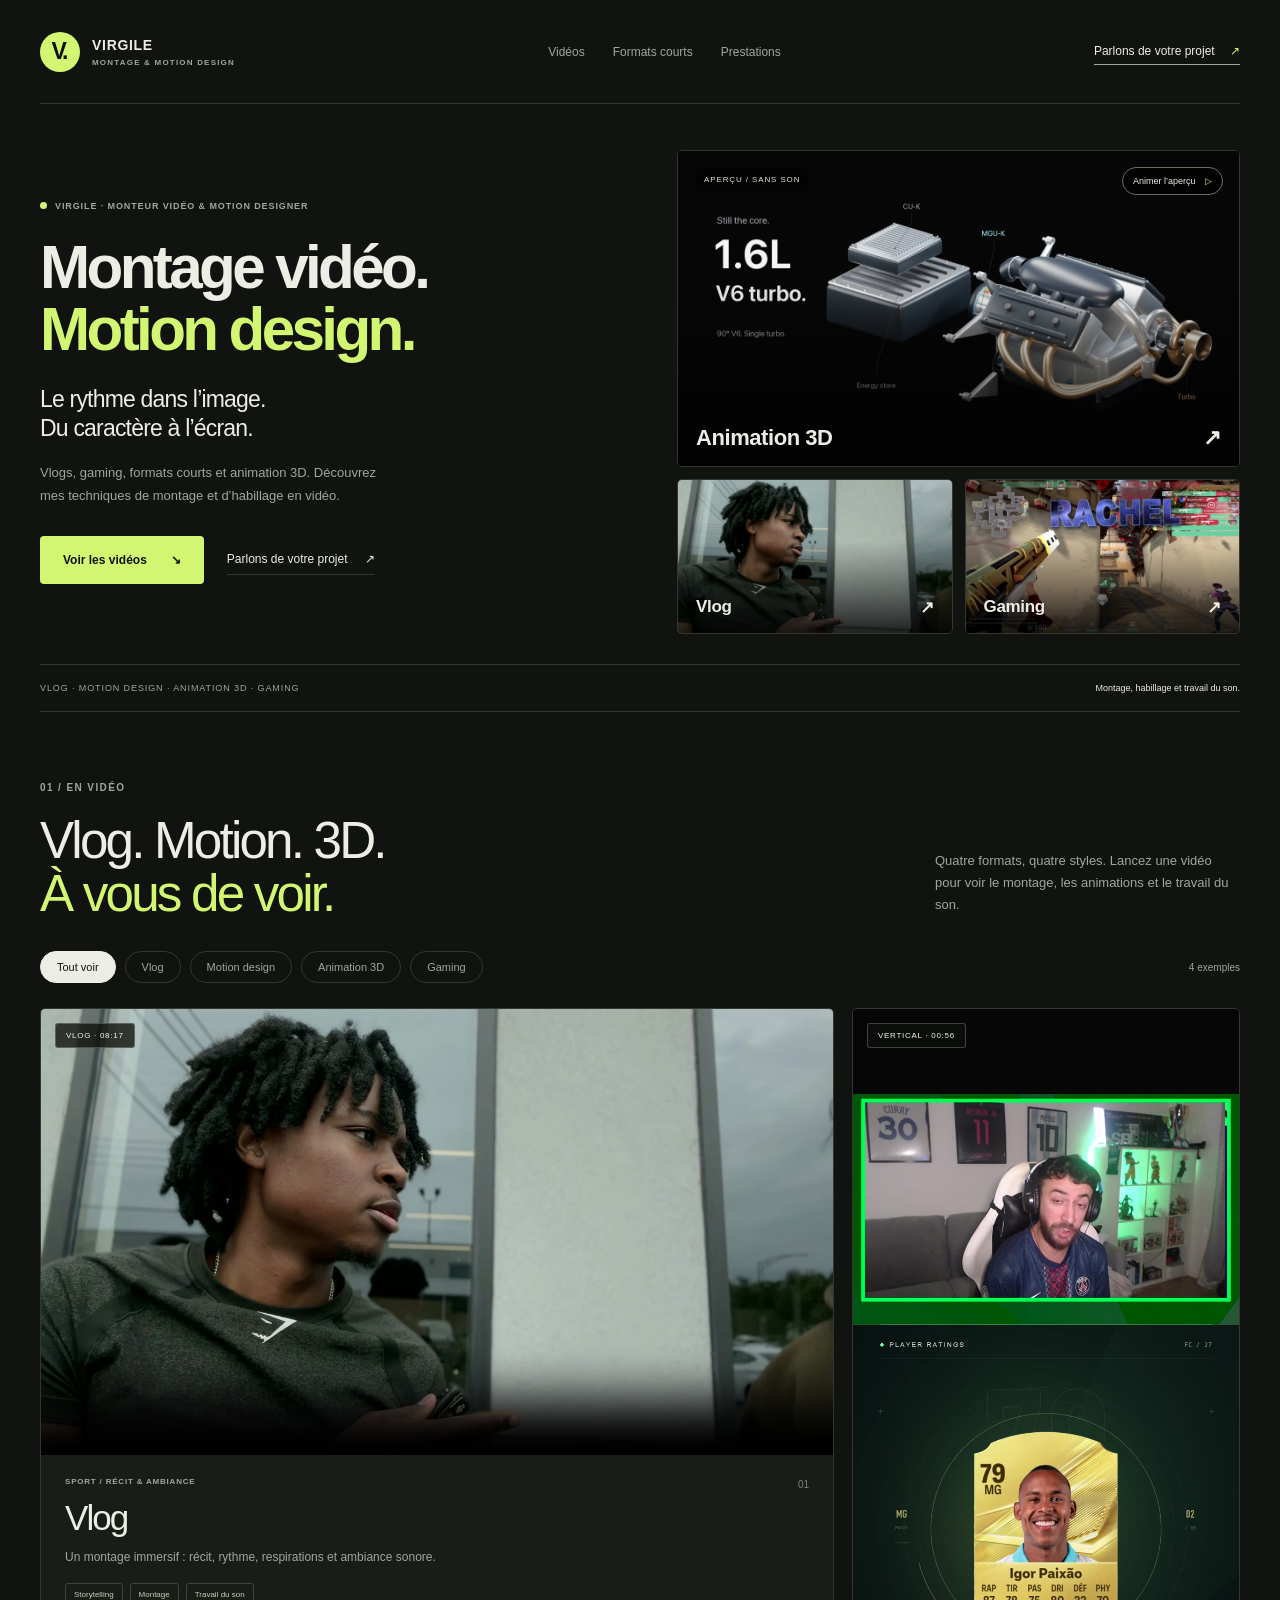
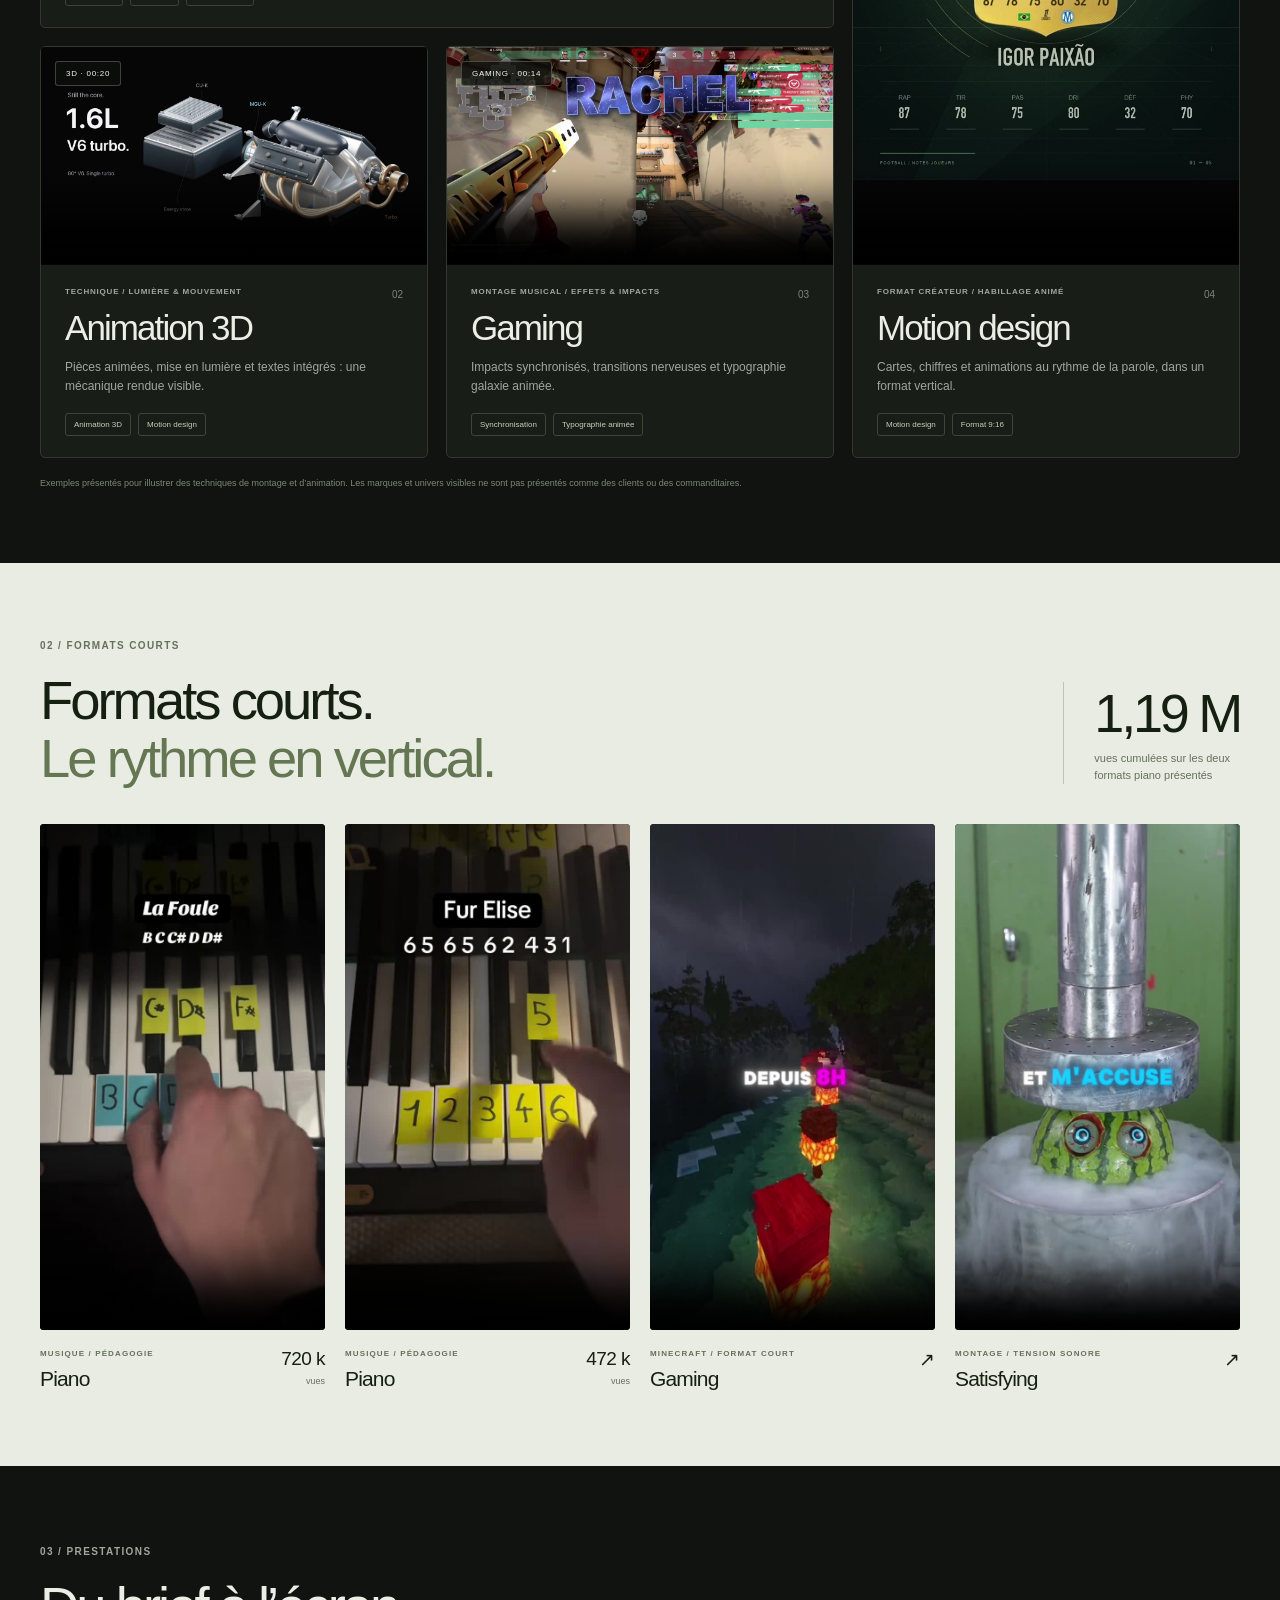
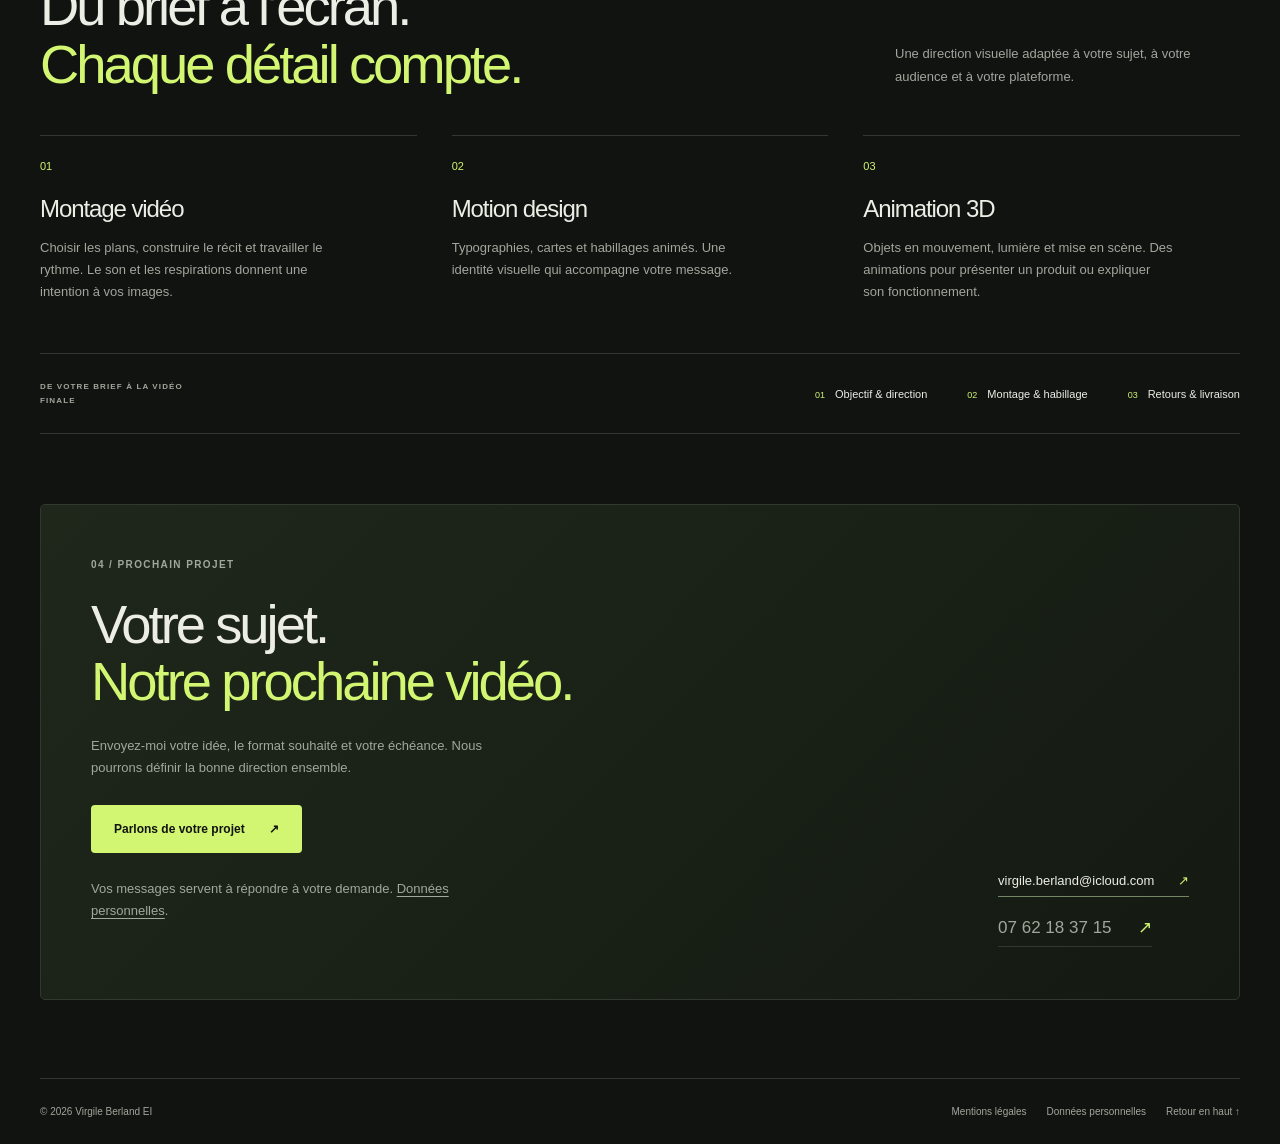
<file: index.html>
<!doctype html>
<html lang="fr">
<head>
  <meta charset="utf-8">
  <meta name="viewport" content="width=device-width, initial-scale=1">
  <meta name="theme-color" content="#101310">
  <meta name="description" content="Virgile — montage vidéo, motion design et animation 3D. Découvrez en vidéo le travail du rythme, du son, de la typographie et de la 3D, puis parlons de votre idée.">
  <title>Virgile — Montage vidéo & motion design</title>
  <link rel="icon" href="favicon.svg" type="image/svg+xml">
  <link rel="stylesheet" href="portfolio.css?v=20260930-categories-v3">
  <link rel="stylesheet" href="legal.css?v=20260930-categories-v3">
  <script src="portfolio.js?v=20260930-categories-v3" defer></script>
</head>
<body>
  <a class="skip-link" href="#work">Aller aux exemples</a>
  <header class="topbar wrap">
    <a class="brand" href="#top" aria-label="Virgile, accueil"><span class="brand-mark">V.</span><span>VIRGILE<span class="brand-sub">MONTAGE & MOTION DESIGN</span></span></a>
    <nav aria-label="Navigation principale"><a href="#work">Vidéos</a><a href="#results">Formats courts</a><a href="#services">Prestations</a></nav>
    <a class="top-cta" href="#contact">Parlons de votre projet <span aria-hidden="true">↗</span></a>
  </header>
  <main id="top">
    <section class="hero wrap" aria-labelledby="hero-title">
      <div class="hero-copy"><p class="kicker"><span class="status-dot" aria-hidden="true"></span>Virgile · Monteur vidéo & motion designer</p>
        <h1 id="hero-title">Montage vidéo.<br><em>Motion design.</em></h1>
        <p class="hero-statement">Le rythme dans l’image.<br>Du caractère à l’écran.</p>
        <p class="lede">Vlogs, gaming, formats courts et animation 3D. Découvrez mes techniques de montage et d’habillage en vidéo.</p>
        <div class="hero-actions"><a class="button button-accent" href="#work">Voir les vidéos <span aria-hidden="true">↘</span></a><a class="text-link" href="#contact">Parlons de votre projet <span aria-hidden="true">↗</span></a></div>
      </div>
      <div class="hero-mosaic" aria-label="Aperçus vidéo">
        <a class="preview-panel preview-main" href="#f1" aria-label="Voir la vidéo Animation 3D"><img class="preview-fallback" src="portfolio-assets/f1.jpg" alt="" width="1280" height="720"><video id="hero-preview" muted loop playsinline preload="none" poster="portfolio-assets/f1.jpg" data-preview="portfolio-media/f1.mp4" aria-hidden="true"></video><div class="preview-label"><span>Animation 3D</span><span aria-hidden="true">↗</span></div><span class="preview-caption">APERÇU / SANS SON</span></a>
        <button id="preview-toggle" class="preview-toggle" type="button" hidden aria-label="Animer l’aperçu 3D" aria-pressed="false">Animer l’aperçu <span aria-hidden="true">▷</span></button>
        <a class="preview-panel preview-secondary" href="#atlantis" aria-label="Voir la vidéo Vlog"><img src="portfolio-assets/atlantis.jpg" alt="Exemple de vlog sportif" width="1280" height="720"><div class="preview-label"><span>Vlog</span><span aria-hidden="true">↗</span></div></a>
        <a class="preview-panel preview-secondary" href="#rachel" aria-label="Voir la vidéo Gaming"><img src="portfolio-assets/rachel.jpg" alt="Typographie animée dans un montage gaming" width="1280" height="720"><div class="preview-label"><span>Gaming</span><span aria-hidden="true">↗</span></div></a>
      </div>
      <div class="hero-strip"><span>VLOG · MOTION DESIGN · ANIMATION 3D · GAMING</span><span>Montage, habillage et travail du son.</span></div>
    </section>



    <section id="work" class="work wrap" aria-labelledby="work-title">
      <div class="section-head"><div><p class="kicker">01 / En vidéo</p><h2 id="work-title">Vlog. Motion. 3D.<br><em>À vous de voir.</em></h2></div><p class="section-intro">Quatre formats, quatre styles. Lancez une vidéo pour voir le montage, les animations et le travail du son.</p></div>
      <div class="filter-row"><div class="filters" role="group" aria-label="Filtrer les exemples"><button type="button" data-filter="all" aria-pressed="true">Tout voir</button><button type="button" data-filter="vlog" aria-pressed="false">Vlog</button><button type="button" data-filter="motion" aria-pressed="false">Motion design</button><button type="button" data-filter="3d" aria-pressed="false">Animation 3D</button><button type="button" data-filter="gaming" aria-pressed="false">Gaming</button></div><span id="project-count" class="project-count" aria-live="polite">4 exemples</span></div>
      <div class="project-grid" id="project-grid">
        <article class="project-card atlantis" id="atlantis" data-category="vlog">
          <div class="media landscape"><video controls playsinline preload="none" poster="portfolio-assets/atlantis.jpg" aria-label="Atlantis, film sportif, 8 minutes 17"><source src="portfolio-media/atlantis.mp4" type="video/mp4"></video><span class="sr-only">Exemple sport · montage narratif</span><span class="format-pill">VLOG · 08:17</span></div>
          <div class="card-body"><div class="card-heading"><div><p class="eyebrow">Sport / récit & ambiance</p><h3>Vlog</h3></div><span class="project-number">01</span></div><p>Un montage immersif : récit, rythme, respirations et ambiance sonore.</p><ul class="tags" aria-label="Compétences Atlantis"><li>Storytelling</li><li>Montage</li><li>Travail du son</li></ul></div>
        </article>
        <article class="project-card f1" id="f1" data-category="3d">
          <div class="media landscape"><video controls playsinline preload="none" poster="portfolio-assets/f1.jpg" aria-label="F1 2026 Power Unit, animation 3D, 20 secondes"><source src="portfolio-media/f1.mp4" type="video/mp4"></video><span class="sr-only">Exemple technique · animation 3D</span><span class="format-pill">3D · 00:20</span></div>
          <div class="card-body"><div class="card-heading"><div><p class="eyebrow">Technique / lumière & mouvement</p><h3>Animation 3D</h3></div><span class="project-number">02</span></div><p>Pièces animées, mise en lumière et textes intégrés : une mécanique rendue visible.</p><ul class="tags" aria-label="Compétences F1"><li>Animation 3D</li><li>Motion design</li></ul></div>
        </article>
        <article class="project-card rachel" id="rachel" data-category="gaming">
          <div class="media landscape"><video controls playsinline preload="none" poster="portfolio-assets/rachel.jpg" aria-label="Rachel, montage Valorant, 14 secondes"><source src="portfolio-media/rachel.mp4" type="video/mp4"></video><span class="sr-only">Exemple gaming · montage musical</span><span class="format-pill">GAMING · 00:14</span></div>
          <div class="card-body"><div class="card-heading"><div><p class="eyebrow">Montage musical / effets & impacts</p><h3>Gaming</h3></div><span class="project-number">03</span></div><p>Impacts synchronisés, transitions nerveuses et typographie galaxie animée.</p><ul class="tags" aria-label="Compétences Rachel"><li>Synchronisation</li><li>Typographie animée</li></ul></div>
        </article>
        <article class="project-card eafc" id="ea-fc" data-category="motion">
          <div class="media portrait"><video controls playsinline preload="none" poster="portfolio-assets/ea-fc.jpg" aria-label="EA FC, notes de joueurs, motion design vertical, 56 secondes"><source src="portfolio-media/ea-fc.mp4" type="video/mp4"></video><span class="sr-only">Exemple créateur · habillage animé</span><span class="format-pill">VERTICAL · 00:56</span></div>
          <div class="card-body"><div class="card-heading"><div><p class="eyebrow">Format créateur / habillage animé</p><h3>Motion design</h3></div><span class="project-number">04</span></div><p>Cartes, chiffres et animations au rythme de la parole, dans un format vertical.</p><ul class="tags" aria-label="Compétences EA FC"><li>Motion design</li><li>Format 9:16</li></ul></div>
        </article>
      </div>
      <p class="selection-note">Exemples présentés pour illustrer des techniques de montage et d’animation. Les marques et univers visibles ne sont pas présentés comme des clients ou des commanditaires.</p>
    </section>

    <section id="results" class="social-section" aria-labelledby="social-title"><div class="wrap">
      <div class="section-head"><div><p class="kicker">02 / Formats courts</p><h2 id="social-title">Formats courts.<br><em>Le rythme en vertical.</em></h2></div><div class="social-proof"><strong>1,19 M</strong><span>vues cumulées sur les deux<br>formats piano présentés</span></div></div>
      <div class="short-grid">
        <article class="short-card"><div class="media social"><video controls playsinline preload="none" poster="portfolio-assets/videofastpiano-720kvues.jpg" aria-label="La Foule, format piano vertical"><source src="portfolio-media/piano-720k.mp4" type="video/mp4"></video></div><div class="short-body"><div><p class="eyebrow">Musique / pédagogie</p><h3>Piano</h3></div><div class="metric"><strong>720 k</strong><span>vues</span></div></div></article>
        <article class="short-card"><div class="media social"><video controls playsinline preload="none" poster="portfolio-assets/videofastpiano472Kvues.jpg" aria-label="Für Elise, format piano vertical"><source src="portfolio-media/piano-472k.mp4" type="video/mp4"></video></div><div class="short-body"><div><p class="eyebrow">Musique / pédagogie</p><h3>Piano</h3></div><div class="metric"><strong>472 k</strong><span>vues</span></div></div></article>
        <article class="short-card"><div class="media social"><video controls playsinline preload="none" poster="portfolio-assets/copy_32283E23-7819-486B-B900-E0DF6371C1A0.jpg" aria-label="Depuis 3 heures, montage Minecraft vertical"><source src="portfolio-media/minecraft-court.mp4" type="video/mp4"></video></div><div class="short-body"><div><p class="eyebrow">Minecraft / format court</p><h3>Gaming</h3></div><span class="small-arrow" aria-hidden="true">↗</span></div></article>
        <article class="short-card"><div class="media social"><video controls playsinline preload="none" poster="portfolio-assets/copy_F82AB2B9-09EC-4B69-8307-DCF2235697E1.jpg" aria-label="Impact et tension, montage satisfying vertical"><source src="portfolio-media/satisfaction-court.mp4" type="video/mp4"></video></div><div class="short-body"><div><p class="eyebrow">Montage / tension sonore</p><h3>Satisfying</h3></div><span class="small-arrow" aria-hidden="true">↗</span></div></article>
      </div>
    </div></section>



    <section id="services" class="services-section wrap" aria-labelledby="services-title"><div class="section-head"><div><p class="kicker">03 / Prestations</p><h2 id="services-title">Du brief à l’écran.<br><em>Chaque détail compte.</em></h2></div><p class="section-intro">Une direction visuelle adaptée à votre sujet, à votre audience et à votre plateforme.</p></div>
      <div class="services"><article><span class="service-number">01</span><h3>Montage vidéo</h3><p>Choisir les plans, construire le récit et travailler le rythme. Le son et les respirations donnent une intention à vos images.</p></article><article><span class="service-number">02</span><h3>Motion design</h3><p>Typographies, cartes et habillages animés. Une identité visuelle qui accompagne votre message.</p></article><article><span class="service-number">03</span><h3>Animation 3D</h3><p>Objets en mouvement, lumière et mise en scène. Des animations pour présenter un produit ou expliquer son fonctionnement.</p></article></div>
      <div class="process"><p class="eyebrow">De votre brief à la vidéo finale</p><ol><li><span>01</span>Objectif & direction</li><li><span>02</span>Montage & habillage</li><li><span>03</span>Retours & livraison</li></ol></div>
    </section>

    <section id="contact" class="contact wrap" aria-labelledby="contact-title"><div><p class="kicker">04 / Prochain projet</p><h2 id="contact-title">Votre sujet.<br><em>Notre prochaine vidéo.</em></h2><p>Envoyez-moi votre idée, le format souhaité et votre échéance. Nous pourrons définir la bonne direction ensemble.</p><a class="button button-accent" href="mailto:virgile.berland@icloud.com?subject=Projet%20vid%C3%A9o%20%E2%80%94%20Portfolio">Parlons de votre projet <span aria-hidden="true">↗</span></a><p class="contact-privacy">Vos messages servent à répondre à votre demande. <a href="confidentialite.html">Données personnelles</a>.</p></div><div class="contact-details"><a class="contact-email" href="mailto:virgile.berland@icloud.com">virgile.berland@icloud.com <span aria-hidden="true">↗</span></a><a class="contact-phone" href="tel:+33762183715">07 62 18 37 15 <span aria-hidden="true">↗</span></a></div></section>
  </main>
  <footer class="footer wrap"><span>© 2026 Virgile Berland EI</span><nav aria-label="Informations légales"><a href="mentions-legales.html">Mentions légales</a><a href="confidentialite.html">Données personnelles</a><a href="#top">Retour en haut ↑</a></nav></footer>
</body>
</html>
</file>
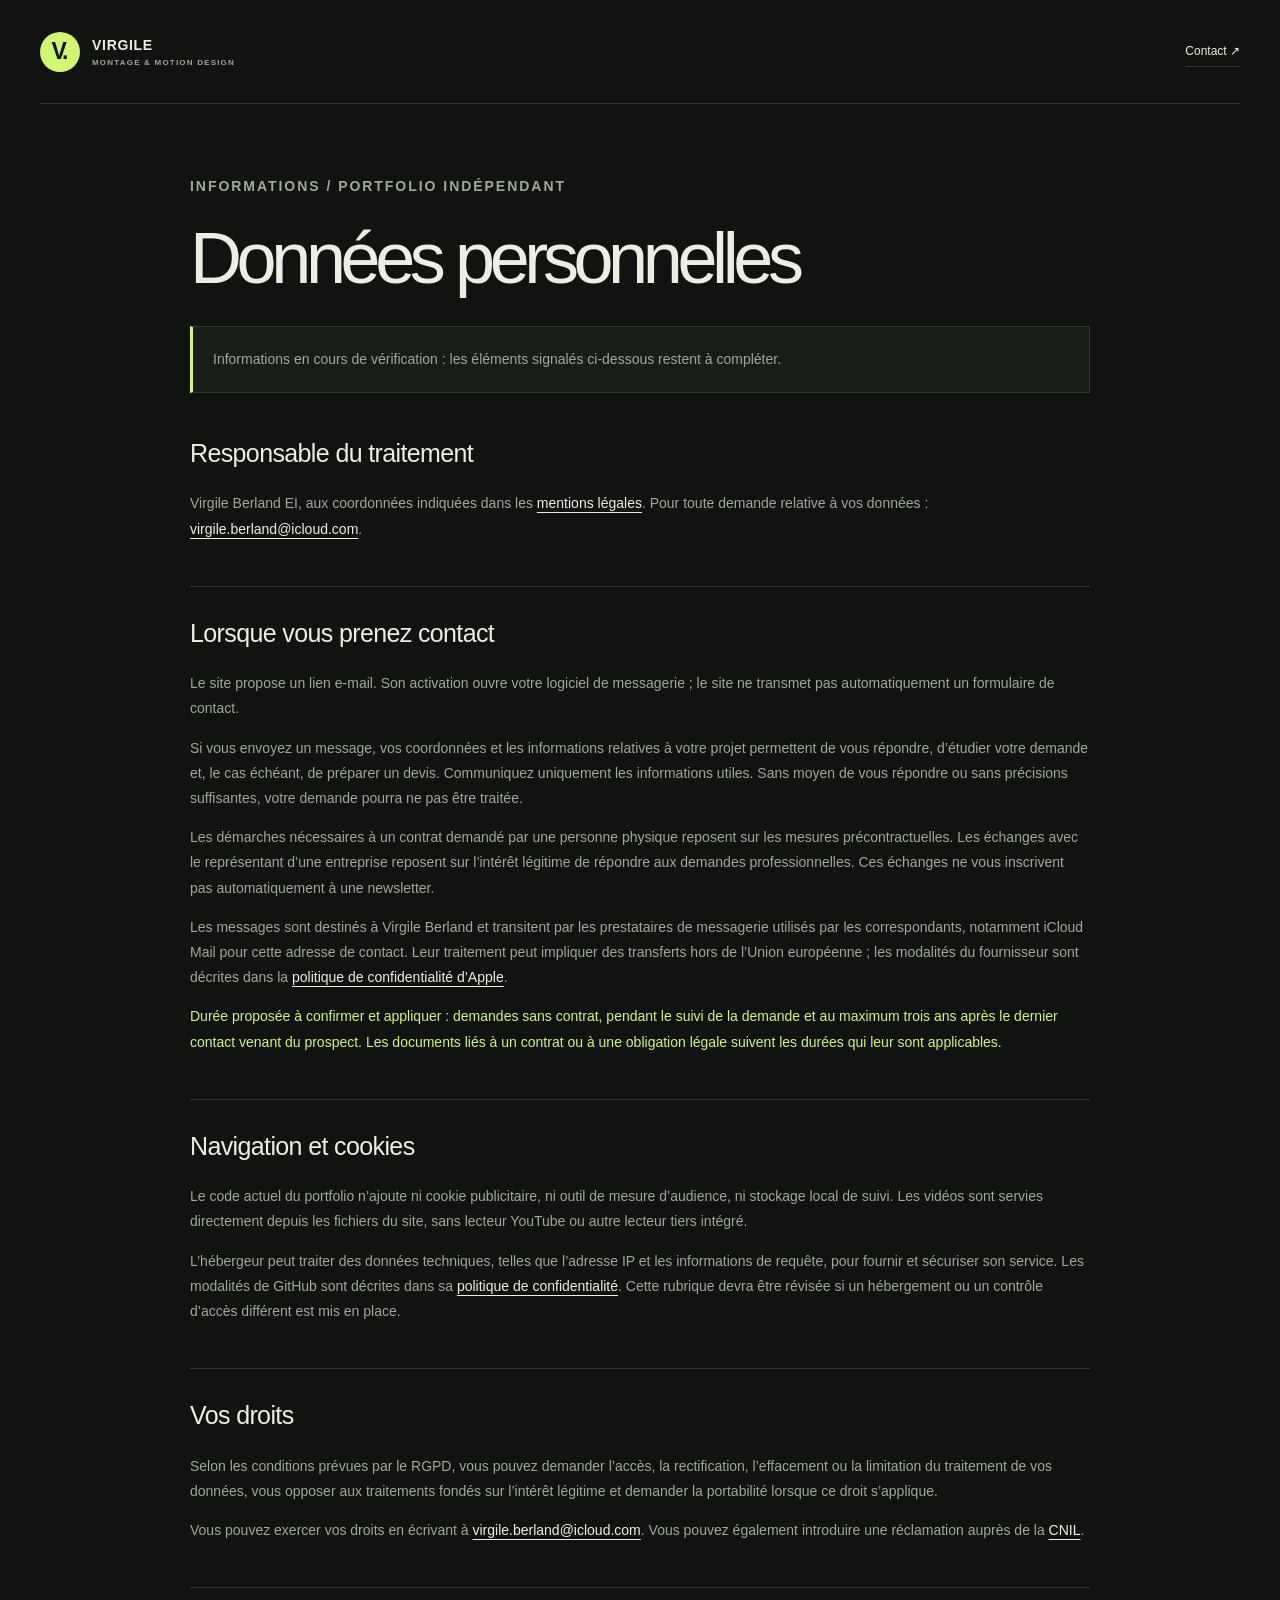
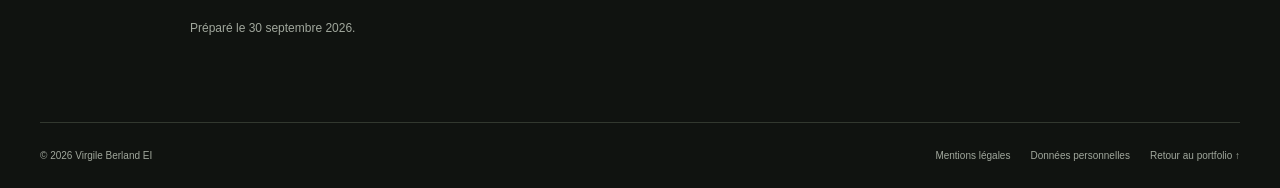
<file: confidentialite.html>
<!doctype html>
<html lang="fr"><head><meta charset="utf-8"><meta name="viewport" content="width=device-width,initial-scale=1"><meta name="robots" content="noindex"><title>Données personnelles — Virgile</title><link rel="icon" href="favicon.svg" type="image/svg+xml"><link rel="stylesheet" href="portfolio.css?v=20260930-savoir-faire"><link rel="stylesheet" href="legal.css?v=20260930-savoir-faire"></head>
<body><a class="skip-link" href="#contenu">Aller au contenu</a><header class="topbar wrap"><a class="brand" href="index.html"><span class="brand-mark">V.</span><span>VIRGILE<span class="brand-sub">MONTAGE & MOTION DESIGN</span></span></a><a class="text-link" href="index.html#contact">Contact ↗</a></header>
<main id="contenu" class="legal wrap"><p class="kicker">Informations / Portfolio indépendant</p><h1>Données personnelles</h1><p class="draft">Informations en cours de vérification : les éléments signalés ci-dessous restent à compléter.</p>
<section><h2>Responsable du traitement</h2><p>Virgile Berland EI, aux coordonnées indiquées dans les <a href="mentions-legales.html">mentions légales</a>. Pour toute demande relative à vos données : <a href="mailto:virgile.berland@icloud.com">virgile.berland@icloud.com</a>.</p></section>
<section><h2>Lorsque vous prenez contact</h2><p>Le site propose un lien e-mail. Son activation ouvre votre logiciel de messagerie ; le site ne transmet pas automatiquement un formulaire de contact.</p><p>Si vous envoyez un message, vos coordonnées et les informations relatives à votre projet permettent de vous répondre, d’étudier votre demande et, le cas échéant, de préparer un devis. Communiquez uniquement les informations utiles. Sans moyen de vous répondre ou sans précisions suffisantes, votre demande pourra ne pas être traitée.</p><p>Les démarches nécessaires à un contrat demandé par une personne physique reposent sur les mesures précontractuelles. Les échanges avec le représentant d’une entreprise reposent sur l’intérêt légitime de répondre aux demandes professionnelles. Ces échanges ne vous inscrivent pas automatiquement à une newsletter.</p><p>Les messages sont destinés à Virgile Berland et transitent par les prestataires de messagerie utilisés par les correspondants, notamment iCloud Mail pour cette adresse de contact. Leur traitement peut impliquer des transferts hors de l’Union européenne ; les modalités du fournisseur sont décrites dans la <a href="https://www.apple.com/legal/privacy/fr-ww/">politique de confidentialité d’Apple</a>.</p><p class="pending">Durée proposée à confirmer et appliquer : demandes sans contrat, pendant le suivi de la demande et au maximum trois ans après le dernier contact venant du prospect. Les documents liés à un contrat ou à une obligation légale suivent les durées qui leur sont applicables.</p></section>
<section><h2>Navigation et cookies</h2><p>Le code actuel du portfolio n’ajoute ni cookie publicitaire, ni outil de mesure d’audience, ni stockage local de suivi. Les vidéos sont servies directement depuis les fichiers du site, sans lecteur YouTube ou autre lecteur tiers intégré.</p><p>L’hébergeur peut traiter des données techniques, telles que l’adresse IP et les informations de requête, pour fournir et sécuriser son service. Les modalités de GitHub sont décrites dans sa <a href="https://docs.github.com/en/site-policy/privacy-policies/github-general-privacy-statement">politique de confidentialité</a>. Cette rubrique devra être révisée si un hébergement ou un contrôle d’accès différent est mis en place.</p></section>
<section><h2>Vos droits</h2><p>Selon les conditions prévues par le RGPD, vous pouvez demander l’accès, la rectification, l’effacement ou la limitation du traitement de vos données, vous opposer aux traitements fondés sur l’intérêt légitime et demander la portabilité lorsque ce droit s’applique.</p><p>Vous pouvez exercer vos droits en écrivant à <a href="mailto:virgile.berland@icloud.com">virgile.berland@icloud.com</a>. Vous pouvez également introduire une réclamation auprès de la <a href="https://www.cnil.fr/fr/adresser-une-plainte">CNIL</a>.</p></section>
<p class="legal-date">Préparé le 30 septembre 2026.</p></main>
<footer class="footer wrap"><span>© 2026 Virgile Berland EI</span><nav aria-label="Informations légales"><a href="mentions-legales.html">Mentions légales</a><a href="confidentialite.html">Données personnelles</a><a href="index.html">Retour au portfolio ↑</a></nav></footer></body></html>
</file>
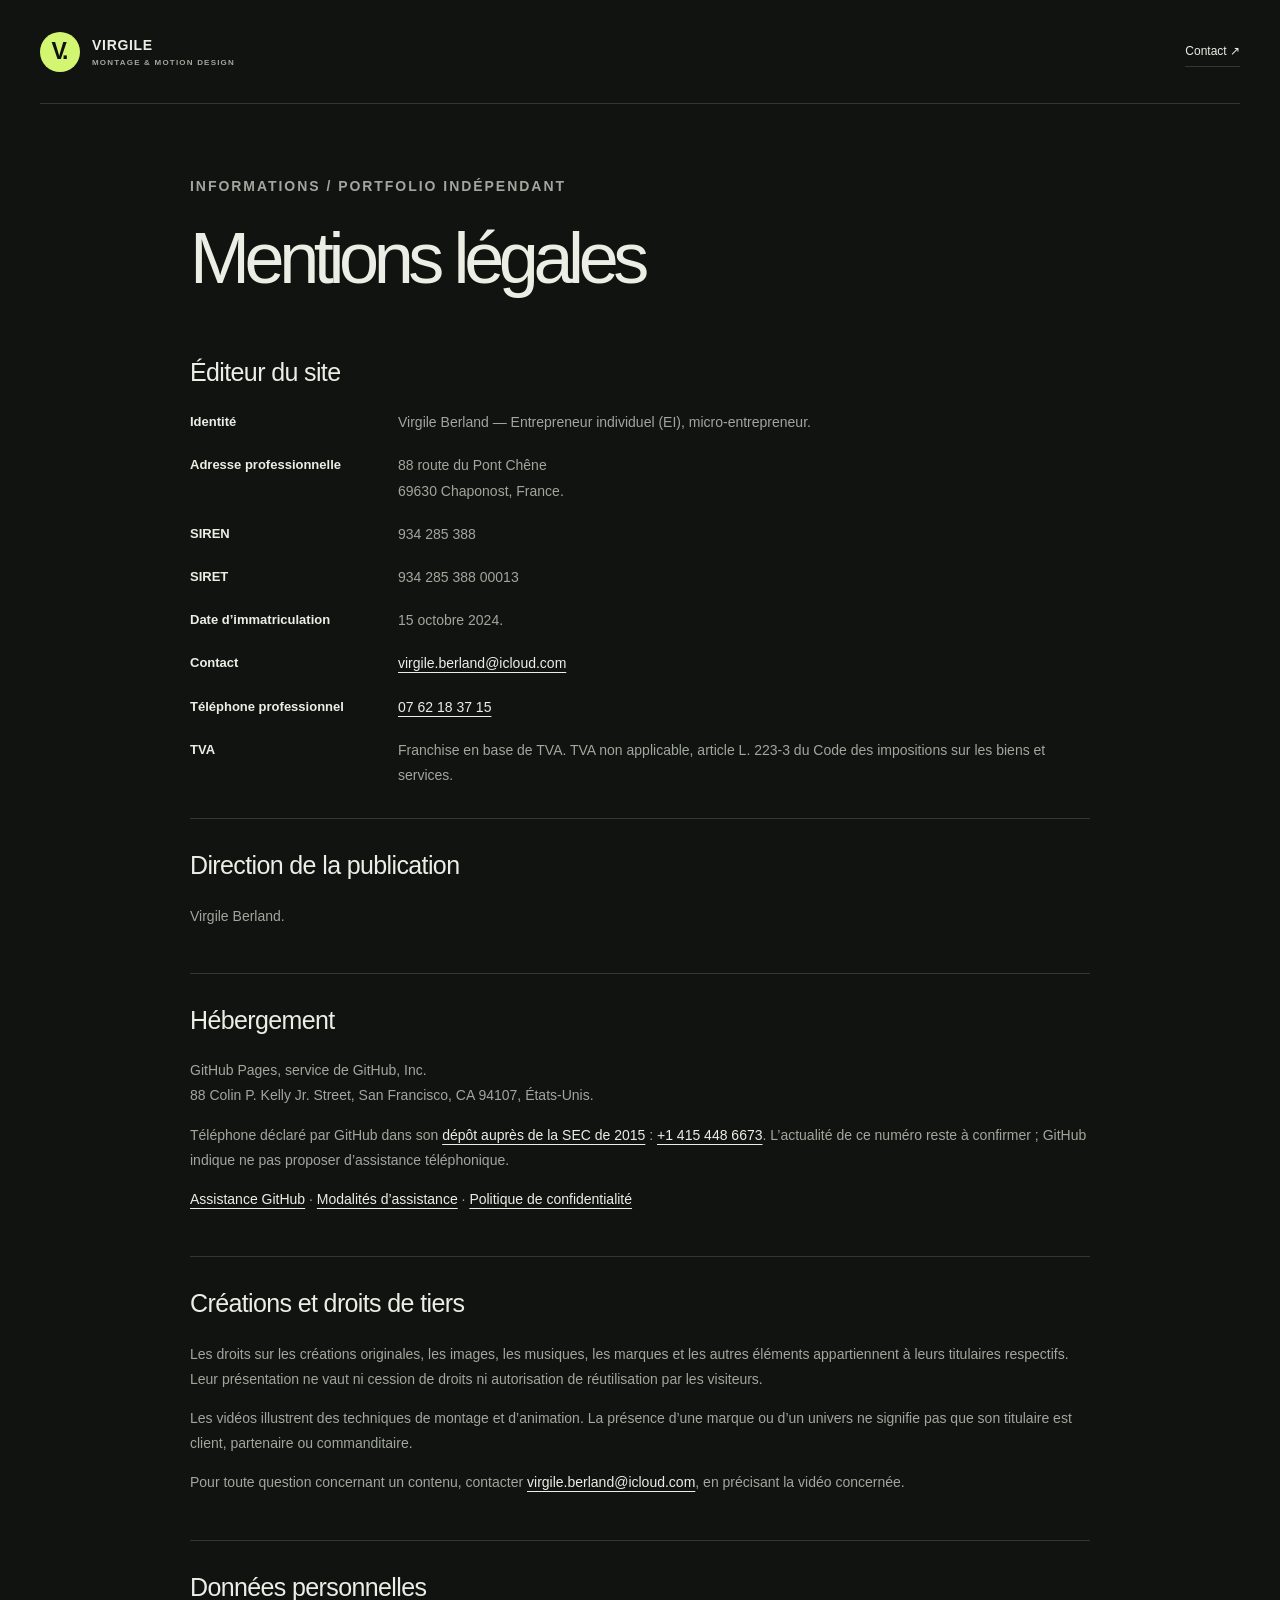
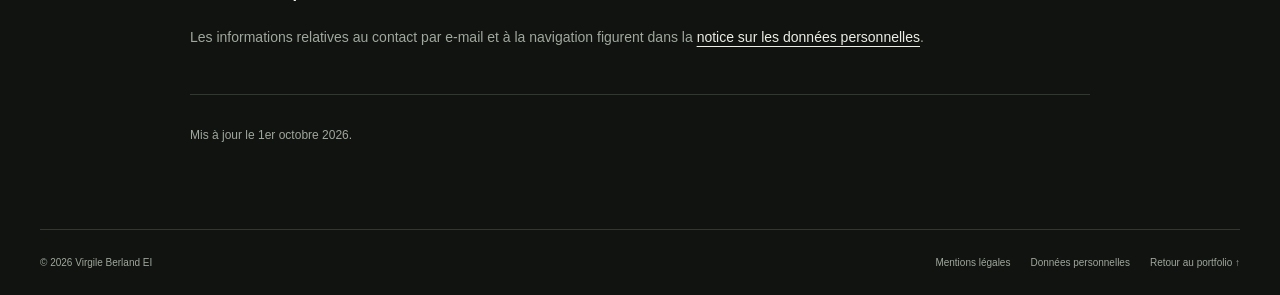
<file: mentions-legales.html>
<!doctype html>
<html lang="fr"><head><meta charset="utf-8"><meta name="viewport" content="width=device-width,initial-scale=1"><meta name="robots" content="noindex"><title>Mentions légales — Virgile</title><link rel="icon" href="favicon.svg" type="image/svg+xml"><link rel="stylesheet" href="portfolio.css?v=20260930-savoir-faire"><link rel="stylesheet" href="legal.css?v=20260930-savoir-faire"></head>
<body><a class="skip-link" href="#contenu">Aller au contenu</a><header class="topbar wrap"><a class="brand" href="index.html"><span class="brand-mark">V.</span><span>VIRGILE<span class="brand-sub">MONTAGE & MOTION DESIGN</span></span></a><a class="text-link" href="index.html#contact">Contact ↗</a></header>
<main id="contenu" class="legal wrap"><p class="kicker">Informations / Portfolio indépendant</p><h1>Mentions légales</h1>
<section><h2>Éditeur du site</h2><dl><dt>Identité</dt><dd>Virgile Berland — Entrepreneur individuel (EI), micro-entrepreneur.</dd><dt>Adresse professionnelle</dt><dd>88 route du Pont Chêne<br>69630 Chaponost, France.</dd><dt>SIREN</dt><dd>934 285 388</dd><dt>SIRET</dt><dd>934 285 388 00013</dd><dt>Date d’immatriculation</dt><dd>15 octobre 2024.</dd><dt>Contact</dt><dd><a href="mailto:virgile.berland@icloud.com">virgile.berland@icloud.com</a></dd><dt>Téléphone professionnel</dt><dd><a href="tel:+33762183715">07 62 18 37 15</a></dd><dt>TVA</dt><dd>Franchise en base de TVA. TVA non applicable, article L. 223-3 du Code des impositions sur les biens et services.</dd></dl></section>
<section><h2>Direction de la publication</h2><p>Virgile Berland.</p></section>
<section><h2>Hébergement</h2><p>GitHub Pages, service de GitHub, Inc.<br>88 Colin P. Kelly Jr. Street, San Francisco, CA 94107, États-Unis.</p><p>Téléphone déclaré par GitHub dans son <a href="https://www.sec.gov/Archives/edgar/data/1555920/000155592015000001/xslFormDX01/primary_doc.xml">dépôt auprès de la SEC de 2015</a> : <a href="tel:+14154486673">+1 415 448 6673</a>. L’actualité de ce numéro reste à confirmer ; GitHub indique ne pas proposer d’assistance téléphonique.</p><p><a href="https://support.github.com/">Assistance GitHub</a> · <a href="https://docs.github.com/en/site-policy/github-terms/github-terms-of-service#3-no-phone-support">Modalités d’assistance</a> · <a href="https://docs.github.com/en/site-policy/privacy-policies/github-general-privacy-statement">Politique de confidentialité</a></p></section>
<section><h2>Créations et droits de tiers</h2><p>Les droits sur les créations originales, les images, les musiques, les marques et les autres éléments appartiennent à leurs titulaires respectifs. Leur présentation ne vaut ni cession de droits ni autorisation de réutilisation par les visiteurs.</p><p>Les vidéos illustrent des techniques de montage et d’animation. La présence d’une marque ou d’un univers ne signifie pas que son titulaire est client, partenaire ou commanditaire.</p><p>Pour toute question concernant un contenu, contacter <a href="mailto:virgile.berland@icloud.com">virgile.berland@icloud.com</a>, en précisant la vidéo concernée.</p></section>
<section><h2>Données personnelles</h2><p>Les informations relatives au contact par e-mail et à la navigation figurent dans la <a href="confidentialite.html">notice sur les données personnelles</a>.</p></section>
<p class="legal-date">Mis à jour le 1er octobre 2026.</p></main>
<footer class="footer wrap"><span>© 2026 Virgile Berland EI</span><nav aria-label="Informations légales"><a href="mentions-legales.html">Mentions légales</a><a href="confidentialite.html">Données personnelles</a><a href="index.html">Retour au portfolio ↑</a></nav></footer></body></html>
</file>
<file: portfolio.css>
:root{--bg:#101310;--panel:#191d18;--paper:#eceee5;--muted:#a0a79c;--line:#32382f;--accent:#d2f672;--font:Arial,Helvetica,sans-serif}*{box-sizing:border-box}html{scroll-behavior:smooth;scroll-padding-top:32px}body{margin:0;background:var(--bg);color:var(--paper);font-family:var(--font);-webkit-font-smoothing:antialiased}a{color:inherit;text-decoration:none}button{font:inherit}button,a,video{touch-action:manipulation}a:focus-visible,button:focus-visible,video:focus-visible{outline:2px solid var(--accent);outline-offset:5px}.wrap{width:min(1240px,calc(100% - 80px));margin-inline:auto}.skip-link{position:fixed;left:20px;top:-100px;padding:14px;background:var(--accent);color:var(--bg);z-index:20}.skip-link:focus{top:12px}.topbar{height:104px;display:flex;align-items:center;justify-content:space-between;border-bottom:1px solid var(--line);gap:25px}.brand{display:flex;gap:12px;align-items:center;font-size:14px;font-weight:700;letter-spacing:.05em}.brand-mark{width:40px;height:40px;display:grid;place-items:center;background:var(--accent);color:var(--bg);border-radius:50%;font-size:23px;letter-spacing:-.12em;padding-right:3px}.brand-sub{display:block;font-size:8px;letter-spacing:.15em;color:var(--muted);margin-top:5px}.topbar nav{display:flex;gap:28px;font-size:12px;color:var(--muted)}.topbar nav a:hover{color:var(--accent)}.top-cta{font-size:12px;border-bottom:1px solid var(--muted);padding-block:6px;white-space:nowrap}.top-cta span{margin-left:12px;color:var(--accent)}.hero{padding-top:66px;display:grid;grid-template-columns:1fr 1fr;gap:50px 64px}.hero-copy{padding:10px 0 20px}.kicker,.eyebrow{font-size:10px;font-weight:600;letter-spacing:.14em;text-transform:uppercase;color:var(--muted);margin:0 0 24px;line-height:1.5}.status-dot{display:inline-block;width:7px;height:7px;border-radius:50%;background:var(--accent);margin-right:8px}h1,h2,h3,p{margin-top:0}h1{font-size:clamp(58px,6.6vw,90px);font-weight:500;line-height:.98;letter-spacing:-.075em;margin-bottom:26px}h1 em,h2 em{font-style:normal;color:var(--accent)}.lede{font-size:15px;line-height:1.7;color:var(--muted);max-width:430px;margin-bottom:31px}.hero-actions{display:flex;gap:23px;align-items:center;flex-wrap:wrap}.button{display:inline-flex;justify-content:center;align-items:center;gap:24px;padding:17px 23px;border-radius:4px;font-size:12px;font-weight:700;transition:background .2s,transform .2s}.button-accent{color:var(--bg);background:var(--accent)}.button-accent:hover{background:#e2ff99;transform:translateY(-2px)}.text-link{font-size:12px;padding-block:8px;border-bottom:1px solid var(--line)}.text-link span{margin-left:14px}.hero-visual{min-height:465px;position:relative;overflow:hidden;display:block;border-radius:5px;background:var(--panel)}.hero-visual img{width:100%;height:100%;object-fit:cover;position:absolute;inset:0;object-position:43% center;transition:transform .7s}.hero-visual:hover img{transform:scale(1.025)}.hero-visual:after{content:'';position:absolute;inset:0;background:linear-gradient(180deg,rgba(0,0,0,.27),transparent 45%,rgba(0,0,0,.84))}.hero-visual-top,.hero-visual-bottom{position:absolute;left:26px;right:26px;z-index:1;display:flex;align-items:center;justify-content:space-between}.hero-visual-top{top:26px;font-size:9px;letter-spacing:.1em}.hero-visual-bottom{bottom:25px}.hero-visual-bottom div>span{font-size:10px;color:#d7ddcf}.hero-visual-bottom strong{display:block;font-size:48px;font-weight:500;letter-spacing:-.05em;margin-top:8px}.circle-arrow{width:48px;height:48px;border:1px solid #bac3ae;border-radius:50%;display:grid;place-items:center;font-size:24px}.hero-strip{grid-column:1/-1;display:flex;justify-content:space-between;border-top:1px solid var(--line);border-bottom:1px solid var(--line);padding:21px 0;font-size:10px;letter-spacing:.10em;color:var(--muted)}.hero-strip span:last-child{letter-spacing:0;color:var(--paper)}.work{padding-top:100px;padding-bottom:92px}.section-head{display:flex;align-items:end;justify-content:space-between;gap:45px;margin-bottom:37px}h2{font-size:clamp(38px,4.25vw,59px);font-weight:500;line-height:1.05;letter-spacing:-.055em;margin:0}.section-head .kicker{margin-bottom:19px}.section-intro{font-size:13px;line-height:1.7;color:var(--muted);max-width:345px;margin-bottom:5px}.filter-row{display:flex;justify-content:space-between;gap:20px;align-items:center;margin-bottom:25px}.filters{display:flex;gap:9px;flex-wrap:wrap}.filters button{border:1px solid var(--line);border-radius:99px;background:transparent;color:var(--muted);font-size:11px;padding:9px 16px;cursor:pointer}.filters button[aria-pressed=true]{background:var(--paper);color:var(--bg);border-color:var(--paper)}.filters button:hover{border-color:var(--paper)}.project-count{font-size:10px;color:var(--muted);white-space:nowrap}.project-grid{display:grid;grid-template-columns:repeat(3,minmax(0,1fr));gap:22px;grid-template-areas:'atlantis atlantis eafc' 'f1 rachel eafc';align-items:stretch}.project-card{background:var(--panel);border:1px solid var(--line);border-radius:5px;overflow:hidden;display:flex;flex-direction:column;scroll-margin-top:30px;min-width:0}.project-card.atlantis{grid-area:atlantis}.project-card.f1{grid-area:f1}.project-card.rachel{grid-area:rachel}.project-card.eafc{grid-area:eafc}.project-card[hidden]{display:none}.media{position:relative;overflow:hidden;background:#050605}.media.landscape{aspect-ratio:16/9}.media video{width:100%;height:100%;object-fit:contain;display:block}.media.portrait{flex:1;min-height:0}.media.portrait video{position:absolute;inset:0}.format-pill{position:absolute;top:14px;left:14px;padding:7px 10px;font-size:8px;letter-spacing:.09em;border:1px solid rgba(255,255,255,.22);border-radius:3px;background:rgba(13,16,12,.78);color:#f3f6eb;pointer-events:none}.card-body{padding:24px;flex-shrink:0}.card-heading{display:flex;align-items:start;justify-content:space-between;gap:12px}.eyebrow{font-size:8px;margin-bottom:10px}.card-body h3{font-size:31px;line-height:1.03;letter-spacing:-.045em;font-weight:500;margin-bottom:16px}.atlantis h3{font-size:36px}.project-number{color:#7b8475;font-size:10px;padding-top:3px}.card-body>p{font-size:12px;color:var(--muted);line-height:1.65;margin-bottom:19px;max-width:540px}.tags{display:flex;flex-wrap:wrap;gap:7px;list-style:none;padding:0;margin:0}.tags li{font-size:8px;padding:6px 8px;border:1px solid #3d4537;border-radius:3px;color:#c5ceb9}.selection-note{font-size:10px;color:#7e8875;line-height:1.6;margin:20px 0 0}.project-grid.is-filtered{grid-template-columns:repeat(2,minmax(0,1fr));grid-template-areas:none}.project-grid.is-filtered .project-card{grid-area:auto}.project-grid.is-filtered .media.portrait{aspect-ratio:16/9;flex:none;min-height:0}.social-section{background:#e9ece3;color:#152011;padding:88px 0 90px}.social-section .kicker,.social-section .eyebrow,.social-section .metric span{color:#64715b}.social-section h2 em{color:#647652}.social-proof{border-left:1px solid #bdc5b6;padding-left:30px;margin-bottom:3px}.social-proof strong{display:block;font-size:54px;font-weight:500;letter-spacing:-.06em;line-height:1.15}.social-proof span{display:block;font-size:11px;line-height:1.55;color:#65715e;margin-top:6px}.short-grid{display:grid;grid-template-columns:repeat(4,minmax(0,1fr));gap:20px}.short-card{min-width:0}.media.social{aspect-ratio:9/16;border-radius:4px}.short-body{display:flex;justify-content:space-between;gap:8px;padding:18px 0 0}.short-body h3{font-size:21px;letter-spacing:-.04em;margin:0;font-weight:500}.short-body .eyebrow{margin-bottom:7px}.metric{text-align:right}.metric strong{display:block;font-size:19px;font-weight:500;letter-spacing:-.03em}.metric span{font-size:9px}.small-arrow{font-size:19px}.services-section{padding-top:96px;padding-bottom:91px}.services{display:grid;grid-template-columns:repeat(3,1fr);gap:35px;margin-top:42px}.services article{border-top:1px solid var(--line);padding-top:24px}.service-number{display:block;color:var(--accent);font-size:11px;margin-bottom:23px}.services h3{font-size:24px;font-weight:500;letter-spacing:-.045em;margin-bottom:14px}.services p{font-size:13px;line-height:1.7;color:var(--muted);max-width:310px}.process{border-top:1px solid var(--line);border-bottom:1px solid var(--line);padding:26px 0;margin-top:37px;display:flex;align-items:center;justify-content:space-between;gap:26px}.process .eyebrow{margin:0;max-width:160px;line-height:1.7}.process ol{list-style:none;padding:0;margin:0;display:flex;gap:40px;font-size:11px}.process li span{font-size:9px;color:var(--accent);margin-right:10px}.contact{border:1px solid var(--line);border-radius:5px;padding:52px 50px;display:flex;align-items:end;justify-content:space-between;gap:40px;margin-bottom:78px;background:linear-gradient(135deg,#1f271b,#141a12)}.contact>div>p:not(.kicker){font-size:13px;line-height:1.7;color:var(--muted);max-width:400px;margin:25px 0}.contact-email{font-size:13px;color:var(--paper);border-bottom:1px solid #748665;padding-bottom:8px;white-space:nowrap}.contact-email span{color:var(--accent);margin-left:20px}.footer{border-top:1px solid var(--line);padding:27px 0;display:flex;align-items:center;justify-content:space-between;gap:20px;color:var(--muted);font-size:10px}video{color-scheme:dark}@media(min-width:1500px){.hero-visual{min-height:485px}}@media(max-width:1050px){.wrap{width:calc(100% - 48px)}.hero{gap:34px}.hero h1{font-size:70px}.hero-visual{min-height:450px}.topbar nav{gap:18px}.card-body{padding:19px}.card-body h3{font-size:27px}.project-grid{gap:15px}.process ol{gap:20px}.contact{padding:38px 32px;display:block}.contact-email{display:inline-block;margin-top:32px}.short-grid{gap:15px}.short-body h3{font-size:18px}}@media(max-width:760px){html{scroll-padding-top:20px}.wrap{width:calc(100% - 36px)}.topbar{height:83px;gap:14px}.topbar nav{display:none}.brand{font-size:12px}.brand-mark{width:33px;height:33px;font-size:20px}.brand-sub{font-size:7px}.top-cta{font-size:10px;max-width:130px;line-height:1.5}.top-cta span{margin-left:5px}.hero{padding-top:38px;grid-template-columns:1fr;gap:26px}.hero-copy{padding:0}.hero h1{font-size:clamp(61px,14.2vw,87px)}.kicker{font-size:9px;margin-bottom:23px}.lede{font-size:14px;margin-bottom:26px;max-width:500px}.hero-actions{gap:20px}.button{padding:16px 19px;font-size:11px;gap:19px}.text-link{font-size:11px}.hero-visual{min-height:340px}.hero-visual img{object-position:center}.hero-visual-top,.hero-visual-bottom{left:22px;right:22px}.hero-visual-bottom strong{font-size:42px}.hero-strip{display:block;padding:20px 0;font-size:8px;line-height:1.7}.hero-strip span{display:block}.hero-strip span+span{margin-top:7px;font-size:10px}.work{padding-top:61px;padding-bottom:57px}.section-head{display:block;margin-bottom:27px}.section-head h2{font-size:38px;line-height:1.1}.section-intro{margin-top:20px;max-width:440px;font-size:12px}.filter-row{align-items:start;gap:10px}.filters{gap:7px}.filters button{font-size:10px;padding:8px 11px}.project-count{padding-top:10px;font-size:9px}.project-grid,.project-grid.is-filtered{grid-template-columns:1fr;grid-template-areas:none;gap:17px}.project-grid .project-card{grid-area:auto}.media.portrait,.project-grid.is-filtered .media.portrait{aspect-ratio:9/16;flex:none;width:100%;max-height:620px}.card-body{padding:22px}.card-body h3{font-size:31px}.card-body h3 br{display:block}.card-body>p{font-size:12px}.format-pill{font-size:8px}.social-section{padding:59px 0}.social-proof{border-left:0;padding-left:0;margin-top:25px;display:flex;align-items:center;gap:18px}.social-proof strong{font-size:45px}.social-proof span{margin:0;font-size:10px}.short-grid{grid-template-columns:repeat(2,minmax(0,1fr));gap:25px 13px}.short-body{display:block;padding-top:14px}.short-body h3{font-size:19px}.short-body .eyebrow{font-size:7px;letter-spacing:.09em}.metric{text-align:left;margin-top:11px}.metric strong{display:inline;font-size:17px}.metric span{margin-left:5px}.small-arrow{display:none}.services-section{padding:60px 0}.services{grid-template-columns:1fr;gap:19px;margin-top:27px}.service-number{margin-bottom:17px}.services p{max-width:100%;font-size:12px}.process{display:block;padding:23px 0;margin-top:28px}.process .eyebrow{max-width:none;margin-bottom:20px}.process ol{flex-direction:column;gap:17px;font-size:12px}.contact{padding:32px 23px;margin-bottom:44px;width:calc(100% - 36px)}.contact h2{font-size:38px}.contact-email{font-size:11px;white-space:normal;margin-top:27px}.contact-email span{margin-left:9px}.footer{align-items:start;flex-wrap:wrap;font-size:9px;padding:22px 0;gap:14px}.footer>span:nth-child(2){width:100%;order:3}}@media(prefers-reduced-motion:reduce){html{scroll-behavior:auto}*,*:before,*:after{transition:none!important;animation:none!important}}


.sr-only{position:absolute;width:1px;height:1px;padding:0;margin:-1px;overflow:hidden;clip:rect(0,0,0,0);white-space:nowrap;border:0}
.hero{padding-top:46px;gap:30px 46px;grid-template-columns:1.05fr 1fr;align-items:center}.hero-copy{padding:0}.hero .kicker{font-size:9px;letter-spacing:.1em}.hero h1{font-size:clamp(43px,4.7vw,66px);line-height:1.02;letter-spacing:-.06em;font-weight:600;margin-bottom:25px;white-space:nowrap}.hero-statement{font-size:23px;line-height:1.25;letter-spacing:-.035em;margin-bottom:20px;color:var(--paper)}.hero .lede{font-size:13px;line-height:1.75;max-width:350px;margin-bottom:28px}.hero-strip{width:100%;padding:18px 0;font-size:9px}.hero-mosaic{display:grid;grid-template-columns:1fr 1fr;gap:12px;position:relative;min-width:0}.preview-panel{position:relative;border-radius:5px;overflow:hidden;background:#090b09;border:1px solid var(--line);display:block;aspect-ratio:16/9;isolation:isolate}.preview-main{grid-column:1/-1}.preview-panel video,.preview-panel img{display:block;width:100%;height:100%;object-fit:cover;transition:transform .5s}.preview-panel:after{content:'';position:absolute;inset:40% 0 0;background:linear-gradient(transparent,rgba(0,0,0,.8));pointer-events:none;z-index:1}.preview-label{position:absolute;bottom:15px;left:18px;right:18px;z-index:2;display:flex;justify-content:space-between;align-items:center;font-size:17px;letter-spacing:-.02em;font-weight:600}.preview-main .preview-label{font-size:22px}.preview-caption{position:absolute;left:18px;top:17px;font-size:8px;letter-spacing:.11em;z-index:2;color:#e0e6d8;background:rgba(0,0,0,.45);padding:7px 8px;border-radius:3px}.preview-toggle{position:absolute;top:17px;right:17px;z-index:3;color:var(--paper);background:rgba(0,0,0,.65);border:1px solid #65715e;border-radius:99px;padding:8px 10px;cursor:pointer;font-size:9px}.preview-toggle[hidden]{display:none}.preview-toggle span{margin-left:7px;color:var(--accent)}.preview-panel:hover img{transform:scale(1.035)}.preview-panel:hover .preview-label{color:var(--accent)}
.work{padding-top:68px;padding-bottom:72px}.work .section-head{margin-bottom:30px}.work h2{font-size:clamp(38px,4vw,55px)}.work .section-intro{max-width:305px}.project-grid{gap:18px}.card-body{padding:21px 24px}.card-body h3,.atlantis h3{font-size:35px;letter-spacing:-.055em;font-weight:500;margin-bottom:12px}.card-body>p{font-size:12px;line-height:1.65;max-width:520px;margin-bottom:16px}.card-body .eyebrow{font-size:8px;letter-spacing:.1em;margin-bottom:12px}.project-card{transition:border-color .25s}.project-card:hover{border-color:#677356}.format-pill{font-size:8px}.project-grid.is-filtered .media.portrait{aspect-ratio:9/16;max-height:540px}.selection-note{max-width:760px;margin-top:18px;font-size:9px;line-height:1.7}.services-section{padding:78px 0 70px}.social-section{padding-block:75px}.contact-details{display:flex;flex-direction:column;align-items:flex-start;gap:20px;align-self:end}.contact-phone{font-size:17px;color:var(--muted);padding-bottom:8px;border-bottom:1px solid var(--line)}.contact-phone span{margin-left:22px;color:var(--accent)}
@media(max-width:1050px) and (min-width:761px){.hero{gap:28px;grid-template-columns:1fr 1fr}.hero h1{font-size:43px}.hero-statement{font-size:20px}.preview-label{font-size:14px}.preview-caption{font-size:7px;left:12px;top:12px}.preview-toggle{top:12px;right:12px;font-size:8px}.card-body{padding:19px}.card-body h3{font-size:30px}.hero .lede{font-size:12px}}
@media(max-width:760px){.hero{padding-top:31px;grid-template-columns:1fr;gap:26px}.hero h1{font-size:clamp(39px,10.4vw,72px);letter-spacing:-.06em;margin-bottom:18px}.hero-statement{font-size:20px;line-height:1.3;margin-bottom:15px}.hero-statement br{display:none}.hero-statement br:after{content:' '}.hero .lede{font-size:12px;max-width:420px;margin-bottom:23px}.hero .kicker{font-size:8px;margin-bottom:20px}.hero-mosaic{gap:10px}.preview-main .preview-label{font-size:20px}.preview-label{left:13px;right:13px;bottom:13px;font-size:15px}.preview-caption{top:13px;left:13px;font-size:7px}.preview-toggle{top:13px;right:13px;font-size:8px}.hero-strip{font-size:8px;line-height:1.8;padding:16px 0}.hero-strip span+span{font-size:9px;margin-top:5px}.work{padding-top:48px;padding-bottom:45px}.work h2{font-size:38px}.work .section-intro{max-width:400px;margin-top:17px}.filter-row{display:block}.project-count{display:block;padding-top:13px}.filters button{font-size:10px;padding:8px 11px}.card-body h3,.atlantis h3{font-size:32px}.project-grid{gap:16px}.media.portrait,.project-grid.is-filtered .media.portrait{aspect-ratio:9/16;max-height:none}.card-body{padding:21px}.social-section{padding-block:52px}.services-section{padding:55px 0}.contact-details{width:100%}.contact-email{overflow-wrap:anywhere}.selection-note{font-size:9px}}
@media(prefers-reduced-motion:reduce){.preview-panel video{display:none}}

.preview-main .preview-fallback{position:absolute;inset:0;z-index:-1}.preview-main video{position:relative;z-index:0}

@media(max-width:760px){.hero-statement br{display:initial}}
</file>
<file: legal.css>
.legal{max-width:900px;padding-block:70px}.legal h1{font-size:clamp(40px,6vw,72px);margin-bottom:32px;overflow-wrap:anywhere}.legal section{padding:30px 0;border-bottom:1px solid var(--line)}.legal h2{font-size:25px;letter-spacing:-.025em;line-height:1.3;margin-bottom:22px}.legal p,.legal dd{font-size:14px;line-height:1.8;color:var(--muted)}.legal a{color:var(--paper);text-decoration:underline;text-underline-offset:4px;overflow-wrap:anywhere}.legal dl{margin:0;display:grid;grid-template-columns:180px 1fr;gap:18px 28px}.legal dt{font-size:13px;font-weight:bold;line-height:1.8}.legal dd{margin:0}.legal .pending{color:var(--accent)}.draft{border:1px solid var(--line);border-left:3px solid var(--accent);padding:20px;background:var(--panel)}.legal-date{margin-top:30px;font-size:12px!important}.footer nav{display:flex;gap:20px;flex-wrap:wrap}.footer{gap:20px;flex-wrap:wrap}.contact .contact-privacy{font-size:11px;color:var(--muted);line-height:1.7;margin-top:18px}.contact-privacy a{text-decoration:underline;text-underline-offset:3px}@media(max-width:600px){.legal{padding-block:42px}.legal dl{grid-template-columns:1fr;gap:6px}.legal dd{margin-bottom:17px}.footer nav{gap:16px}.legal h2{font-size:23px}}
</file>
